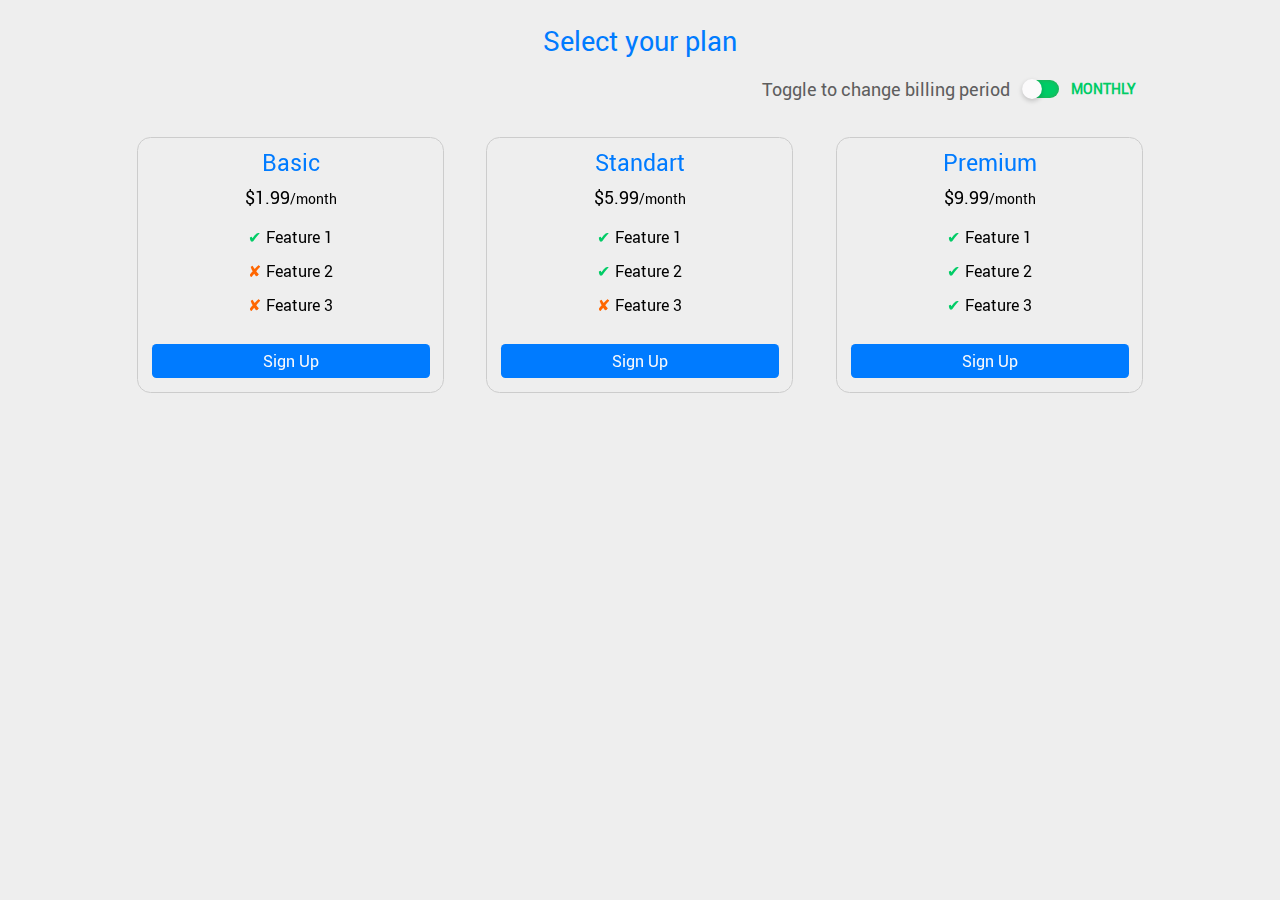
<file: index.html>
<!DOCTYPE html><html lang="en"><head><meta charset="UTF-8"><meta name="viewport" content="width=device-width, initial-scale=1.0"><title>Select Plan Page</title><link rel="stylesheet" href="main.0283b9a8.css"></head><body> <section class="select-plan"> <h1 class="select-plan__title select-plan__title--monthly">Select your plan</h1> <div class="select-plan__billing-period"> <label class="select-plan__billing-toggler"> Toggle to change billing period <input type="checkbox" id="billingToggle" class="toggle"> <span id="selectBillingPeriod" class="select-plan__billing-selected-period select-plan__billing-selected-period--monthly"></span> </label> </div> <div class="select-plan__plans" id="plansContainer"> </div> </section> <script type="text/javascript" src="main.b6632591.js"></script> </body></html>
</file>
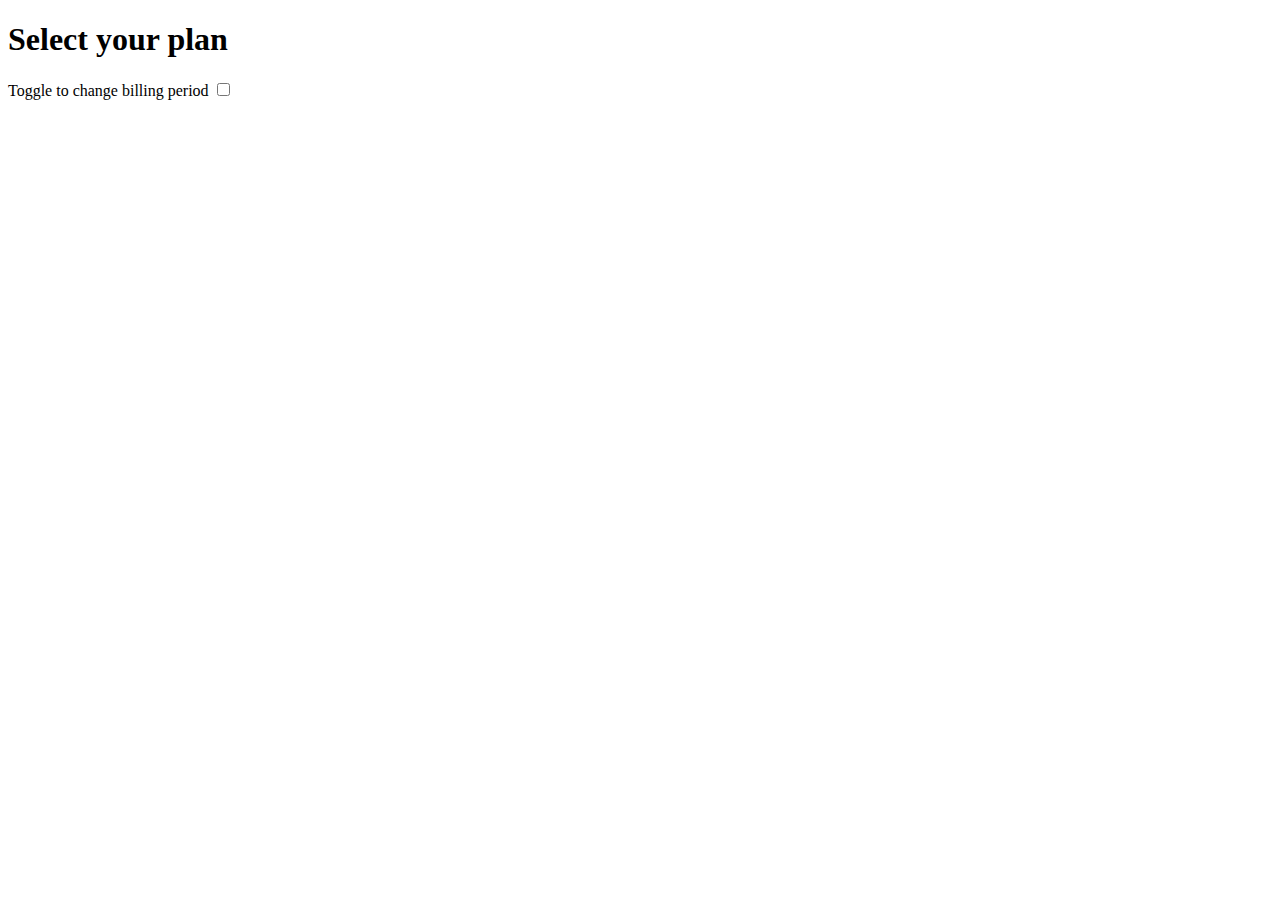
<file: src/index.html>
<!DOCTYPE html>
<html lang="en">
  <head>
    <meta charset="UTF-8">
    <meta name="viewport" content="width=device-width, initial-scale=1.0">
    <title>Select Plan Page</title>
    <link rel="stylesheet" href="./styles/main.scss">
  </head>
  <body>
    <section class="select-plan">
      <h1 class="select-plan__title select-plan__title--monthly">Select your plan</h1>
      <div class="select-plan__billing-period">
        <label class="select-plan__billing-toggler">
          Toggle to change billing period
          <input
            type="checkbox"
            id="billingToggle"
            class="toggle"
          >
          <span id="selectBillingPeriod" class="select-plan__billing-selected-period select-plan__billing-selected-period--monthly"></span>
        </label>
      </div>
      <div class="select-plan__plans" id="plansContainer">
      </div>
    </section>

    <script type="text/javascript" src="scripts/main.js"></script>
  </body>
</html>
</file>
<file: main.0283b9a8.css>
@charset "UTF-8";h1{font-family:Roboto,sans-serif;font-weight:400}@font-face{font-family:Roboto;src:url(Roboto-Regular-webfont.1b7be813.woff) format("woff");font-weight:400;font-style:normal}a,body,div,form,h1,h2,h3,h4,h5,h6,html,label,li,ol,p,section,span,table,ul{margin:0;padding:0;border:0;font:inherit;font-size:100%;vertical-align:baseline}section{display:block}body{line-height:1}ol,ul{list-style:none}blockquote,q{quotes:none}blockquote:after,blockquote:before,q:after,q:before{content:""}table{border-collapse:collapse;border-spacing:0}html{font-family:Roboto,sans-serif}body{justify-content:center;background:#eee}body,section{display:flex;width:100%}section{align-items:center;flex-direction:column;max-width:1024px}div{box-sizing:border-box}.select-plan{margin-top:1.5vh}.select-plan__title{font-size:3vh;padding:1.5vh;color:#007bff}.select-plan__billing-period{display:flex;flex-direction:column;gap:1vh;margin:1vh;align-self:flex-end}.select-plan__billing-toggler{display:flex;align-items:center;justify-content:center;gap:1vh;font-size:2vh;color:#5e5e5e;cursor:pointer;-webkit-tap-highlight-color:transparent;-webkit-touch-callout:none;-webkit-user-select:none;-khtml-user-select:none;-moz-user-select:none;-ms-user-select:none;user-select:none}.select-plan__billing-selected-period{width:8vh;align-self:flex-end;font-size:1.5vh;line-height:2.5vh;font-weight:700;color:#007bff;text-transform:uppercase;text-align:start;transition:all .3s ease}.select-plan__billing-selected-period--monthly:after{content:"Monthly";color:#0c6}.select-plan__billing-selected-period--yearly:after{content:"Yearly";color:#007bff}.select-plan__plans{width:100%;margin:2vh 0;display:flex;justify-content:space-between;flex-wrap:wrap}@media (max-width:1023px){.select-plan__plans{justify-content:space-evenly}}@media (max-width:639px){.select-plan__plans{justify-content:center}}.card{flex-basis:30%;padding:1.5vh;margin:1vh;display:flex;flex-direction:column;gap:1.5vh;text-align:center;border:.2vh solid #ccc;border-radius:1.5vh;cursor:pointer;will-change:transform;transition:all .2s ease-in;-webkit-tap-highlight-color:transparent;-webkit-touch-callout:none;-webkit-user-select:none;-khtml-user-select:none;-moz-user-select:none;-ms-user-select:none;user-select:none}@media (max-width:1023px){.card{flex-basis:45%}}@media (max-width:639px){.card{flex-basis:90%}}.card:hover{background-color:#fbfafb;transform:scale(1.05);transition:all .2s ease-out}.card__title{font-size:2.5vh;color:#007bff}.card__price{font-size:2vh}.card__price span{font-size:1.5vh}.card__features{list-style:none;padding:0;display:flex;flex-direction:column;align-items:center}.card__feature-item{display:flex;gap:.5vh;margin:1vh 0}.card__feature-item .checkmark{color:#0c6}.card__feature-item .checkmark:before{content:"✔"}.card__feature-item .cross{color:#f60}.card__feature-item .cross:before{content:"✘"}.toggle{position:relative;width:4vh;appearance:none;background:#0c6;outline:none;box-shadow:inset 0 0 .5vh rgba(255,0,0,.2);transition:.4s;cursor:pointer}.toggle,.toggle:before{height:2vh;border-radius:2vh}.toggle:before{content:"";position:absolute;width:2vh;top:0;left:0;background:#fbfafb;transform:scale(1.1);box-shadow:0 .2vh .5vh rgba(0,0,0,.2);transition:all .3s ease-in}.toggle:checked{background:#007bff}.toggle:checked:before{left:2.1vh}.button{display:inline-block;background-color:#007bff;color:#fbfafb;padding:1vh 2vh;text-decoration:none;border-radius:.5vh;margin-top:1vh;transition:background-color .3s ease-in}.button:hover{background-color:#004a99;transition:background-color .3s ease-out}
/*# sourceMappingURL=main.0283b9a8.css.map */
</file>
